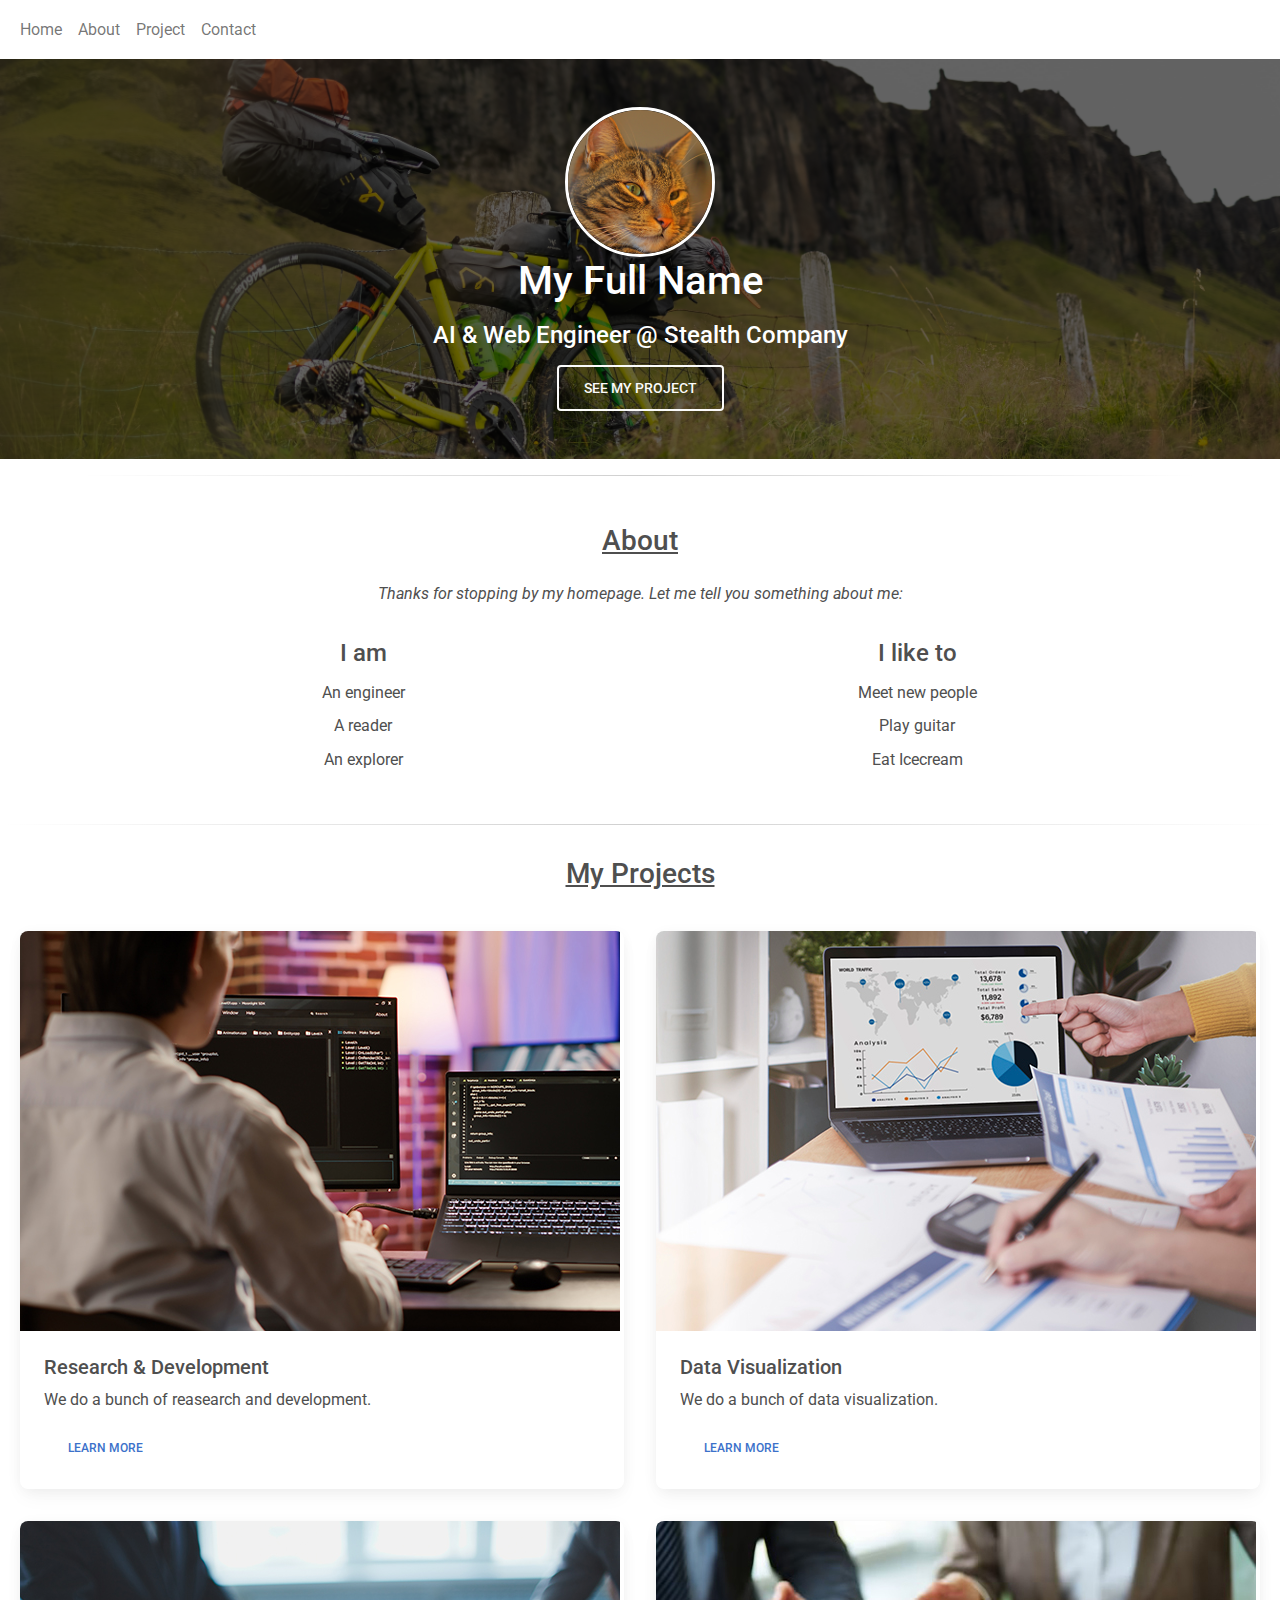
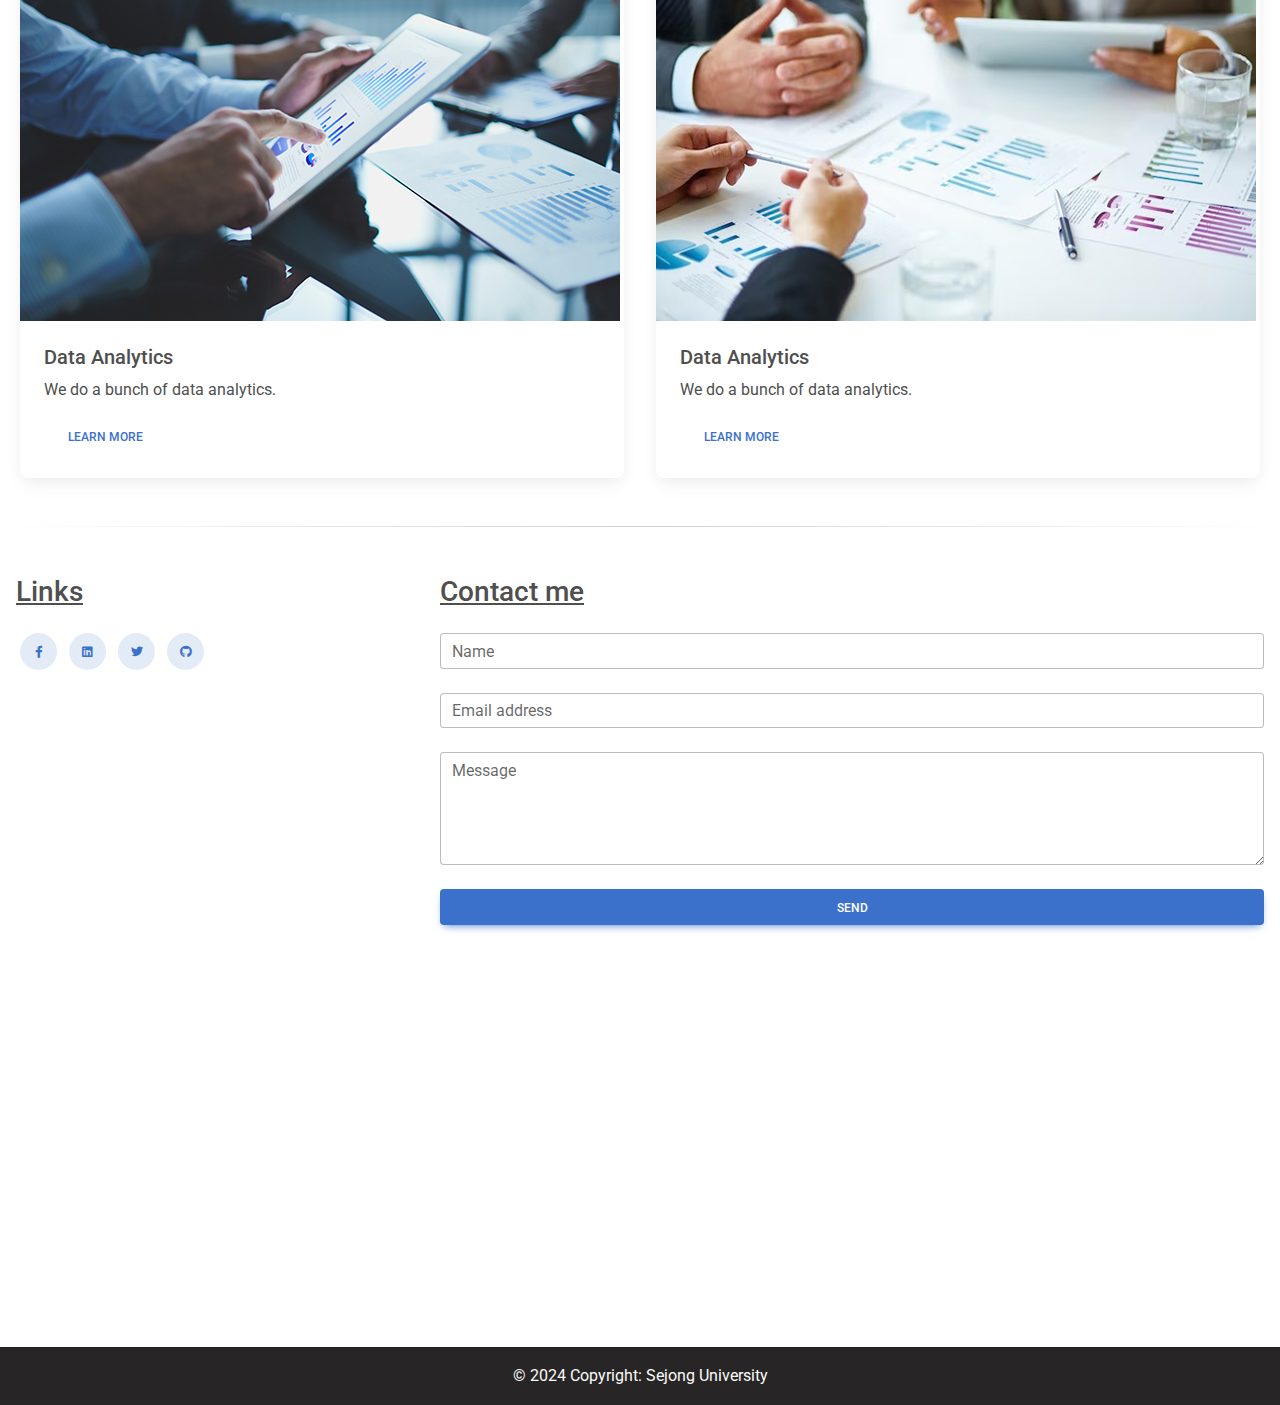
<file: week4-2/index.html>
<!DOCTYPE html>
<html lang="en">
  <head>
    <meta charset="UTF-8" />
    <meta name="viewport" content="width=device-width, initial-scale=1, shrink-to-fit=no" />
    <meta http-equiv="x-ua-compatible" content="ie=edge" />
    <title>Material Design for Bootstrap</title>
    <!-- MDB icon -->
    <link rel="icon" href="img/mdb-favicon.ico" type="image/x-icon" />
    <!-- Font Awesome -->
    <link
      rel="stylesheet"
      href="https://cdnjs.cloudflare.com/ajax/libs/font-awesome/6.0.0/css/all.min.css"
    />
    <!-- Google Fonts Roboto -->
    <link
      rel="stylesheet"
      href="https://fonts.googleapis.com/css2?family=Roboto:wght@300;400;500;700;900&display=swap"
    />
    <!-- MDB -->
    <link rel="stylesheet" href="css/mdb.min.css" />
    <style>
      hr {
      border: 0;
      height: 1px;
      background-image: linear-gradient(to right, rgba(0, 0, 0, 0), rgba(0, 0, 0, 0.75),
      rgba(0, 0, 0, 0));
      }
      </style>
  </head>
  <body>
    <!-- Start your project here-->
    
    <!--header-->
    <header>
  <!-- Navbar -->
  <nav class="navbar navbar-expand-lg navbar-light bg-white">
    <div class="container-fluid">
      <button
        class="navbar-toggler"
        type="button"
        data-mdb-toggle="collapse"
        data-mdb-target="#navbarExample01"
        aria-controls="navbarExample01"
        aria-expanded="false"
        aria-label="Toggle navigation"
      >
        <i class="fas fa-bars"></i>
      </button>
      <div class="collapse navbar-collapse" id="navbarExample01">
        <ul class="navbar-nav me-auto mb-2 mb-lg-0">
          <li class="nav-item active">
            <a class="nav-link" aria-current="page" href="#">Home</a>
          </li>
          <li class="nav-item">
            <a class="nav-link" href="#about">About</a>
          </li>
          <li class="nav-item">
            <a class="nav-link" href="#project">Project</a>
          </li>
          <li class="nav-item">
            <a class="nav-link" href="#contact">Contact</a>
          </li>
        </ul>
      </div>
    </div>
  </nav>
  <!-- Navbar -->

  <!-- Background image -->
  <div
    class="p-5 text-center bg-image"
    style="
      background-image: url('img/background.jpg');
      height: 400px;
    "
  >
    <div class="mask" style="background-color: rgba(0, 0, 0, 0.6);">
      <div class="d-flex justify-content-center align-items-center h-100">
        <div class="text-white">
          <!--profile picture-->
          <img src="img/profile.png" width="150px" class="profile-picture img-fluid
    border border-3 border-white rounded-circle">
          <!--profile picture-->
          <h1 class="mb-3">My Full Name</h1>
          <h4 class="mb-3">AI & Web Engineer @ Stealth Company</h4>
          <a class="btn btn-outline-light btn-lg" href="project" role="button"
          >See my project</a
          >
        </div>
      </div>
    </div>
  </div>
  <!-- Background image -->
</header>
    <!--header-->

    <!-- container -->
    <div class="container">
      <!-- about me -->
      <hr/>
      <div class="row p-3" id="about">
        <h3 class="text-center py-3 text-decoration-underline">About</h3>
        <p class="text-center fst-italic">Thanks for stopping by my homepage. Let me tell
        you something about me: </p>
        <div class="col-md-6 text-center py-3">
        <h4>I am</h4>
        <ul class="list-group list-group-light">
          <li class="list-group-item border-0 py-1">An engineer</li>
          <li class="list-group-item border-0 py-1">A reader</li>
          <li class="list-group-item border-0 py-1">An explorer</li>
        </ul>
      </div>
        <div class="col-md-6 text-center py-3">
          <h4>I like to</h4>
          <ul class="list-group list-group-light">
            <li class="list-group-item border-0 py-1">Meet new people</li>
            <li class="list-group-item border-0 py-1">Play guitar</li>
            <li class="list-group-item border-0 py-1">Eat Icecream</li>
        </ul>
        </div>
      </div>
      <!-- about me -->
    </div>
      <!-- project -->
      <hr/>
      <div class="row p-3" id="project">
        <h3 class="text-center pb-3 text-decoration-underline">My Projects</h3>
        <!-- first project -->
        <div class="col-md-6 p-3">
        <div class="card">
        <div class="bg-image hover-overlay ripple" data-mdb-ripple-color="light">
        <img src="img/projects/project-4.jpg"" class="img-fluid"/>
        <a href="#">
        <div class="mask" style="background-color: rgba(251, 251, 251, 0.15);"></div>
        </a>
        </div>
        <div class="card-body">
        <h5 class="card-title">Research & Development</h5>
        <p class="card-text">We do a bunch of reasearch and development.</p>
        <a href="#" class="btn btn-link">Learn more</a>
        </div>
        </div>
        </div>
        <!-- first project -->
        <!-- second project -->
        <div class="col-md-6 p-3">
        <div class="card">
        <div class="bg-image hover-overlay ripple" data-mdb-ripple-color="light">
        <img src="img/projects/project-2.jpg"" class="img-fluid"/>
        <a href="project.html">
        <div class="mask" style="background-color: rgba(251, 251, 251, 0.15);"></div>
        </a>
        </div>
        <div class="card-body">
        <h5 class="card-title">Data Visualization</h5>
        <p class="card-text">We do a bunch of data visualization.</p>
        <a href="#" class="btn btn-link">Learn more</a>
        </div>
        </div>
        </div>
        <!-- second project -->
        <!-- third project -->
        <div class="col-md-6 p-3">
          <div class="card">
            <div class="bg-image hover-overlay ripple" data-mdb-ripple-color="light">
            <img src="img/projects/project-3.jpg"" class="img-fluid"/>
            <a href="#">
            <div class="mask" style="background-color: rgba(251, 251, 251, 0.15);"></div>
            </a>
            </div>
            <div class="card-body">
            <h5 class="card-title">Data Analytics</h5>
            <p class="card-text">We do a bunch of data analytics.</p>
            <a href="#" class="btn btn-link">Learn more</a>
            </div>
            </div>
            </div>
            <!-- third project -->
            <!-- fourth project -->
            <div class="col-md-6 p-3">
            <div class="card">
            <div class="bg-image hover-overlay ripple" data-mdb-ripple-color="light">
            <img src="img/projects/project-1.jpg" class="img-fluid"/>
            <a href="#">
            <div class="mask" style="background-color: rgba(251, 251, 251, 0.15);"></div>
            </a>
            </div>
            <div class="card-body">
            <h5 class="card-title">Data Analytics</h5>
            <p class="card-text">We do a bunch of data analytics.</p>
            <a href="#" class="btn btn-link">Learn more</a>
            </div>
            </div>
            </div>
            <!-- fourth project -->
            </div>
      <!-- project -->

      <!-- contact -->
      <hr/>
      <div class="row p-3" id="contact">
        <!-- links -->
        <div class="col-md-4">
        <h3 class="text-decoration-underline py-3">Links</h3>
        <button type="button" class="btn btn-secondary btn-floating mx-1" >
        <a href="http://facebook.com" target="_blank"><i class="fab fa-facebook-f"></i></a>
        </button>
        <button type="button" class="btn btn-secondary btn-floating mx-1">
        <a href="http://linkedin.com" target="_blank"><i class="fab fa-linkedin"></i></a>
        </button>
        <button type="button" class="btn btn-secondary btn-floating mx-1">
        <a href="http://twitter.com" target="_blank"><i class="fab fa-twitter"></i></a>
        </button>
        <button type="button" class="btn btn-secondary btn-floating mx-1">
        <a href="http://github.com" target="_blank"><i class="fab fa-github"></i></a>
        </button>
        </div>
        <!-- contact form -->
        <div class="col-md-8">
        <h3 class="text-decoration-underline py-3">Contact me</h3>
        <form>
        <!-- Name input -->
        <div class="form-outline mb-4">
        <input type="text" id="form4Example1" class="form-control" />
        <label class="form-label" for="form4Example1">Name</label>
        </div>
        <!-- Email input -->
        <div class="form-outline mb-4">
        <input type="email" id="form4Example2" class="form-control" />
        <label class="form-label" for="form4Example2">Email address</label>
        </div>
        <!-- Message input -->
        <div class="form-outline mb-4">
        <textarea class="form-control" id="form4Example3" rows="4"></textarea>
        <label class="form-label" for="form4Example3">Message</label>
        </div>
        <!-- Submit button -->
        <button type="submit" class="btn btn-primary btn-block mb-4">Send</button>
        </form>
        </div>
        </div>
        
      <!-- contact -->

      <!-- map -->
      <div class="row p-3">
        <iframe class="col-md-12" height="350px"
        src="https://www.google.com/maps/embed?pb=!1m18!1m12!1m3!1d3163.138268457878!2d127.071
        44581539984!3d37.551806032728976!2m3!1f0!2f0!3f0!3m2!1i1024!2i768!4f13.1!3m3!1m2!1s0x3
        57ca4d0720eecc1%3A0x1a7ad975c6b5e4eb!2sSejong%20University!5e0!3m2!1sen!2skr!4v1678864
        186760!5m2!1sen!2skr" style="border:0;" allowfullscreen="" loading="lazy"
        referrerpolicy="no-referrer-when-downgrade"></iframe>
        </div>
      <!-- map -->
    
    <!-- container -->

    <!-- footer -->
    <footer class="bg-dark text-center">
      <!-- Copyright -->
      <div class="text-light text-center p-3" style="background-color: rgb(39, 37, 37);">
      © 2024 Copyright:
      <a class="text-light" target="_blank" href="http://sejong.ac.kr/">Sejong University</a>
      </div>
      <!-- Copyright -->
      </footer>
    <!-- footer -->

    <!-- End your project here-->

    <!-- MDB -->
    <script type="text/javascript" src="js/mdb.min.js"></script>
    <!-- Custom scripts -->
    <script type="text/javascript"></script>
  </body>
</html>
</file>
